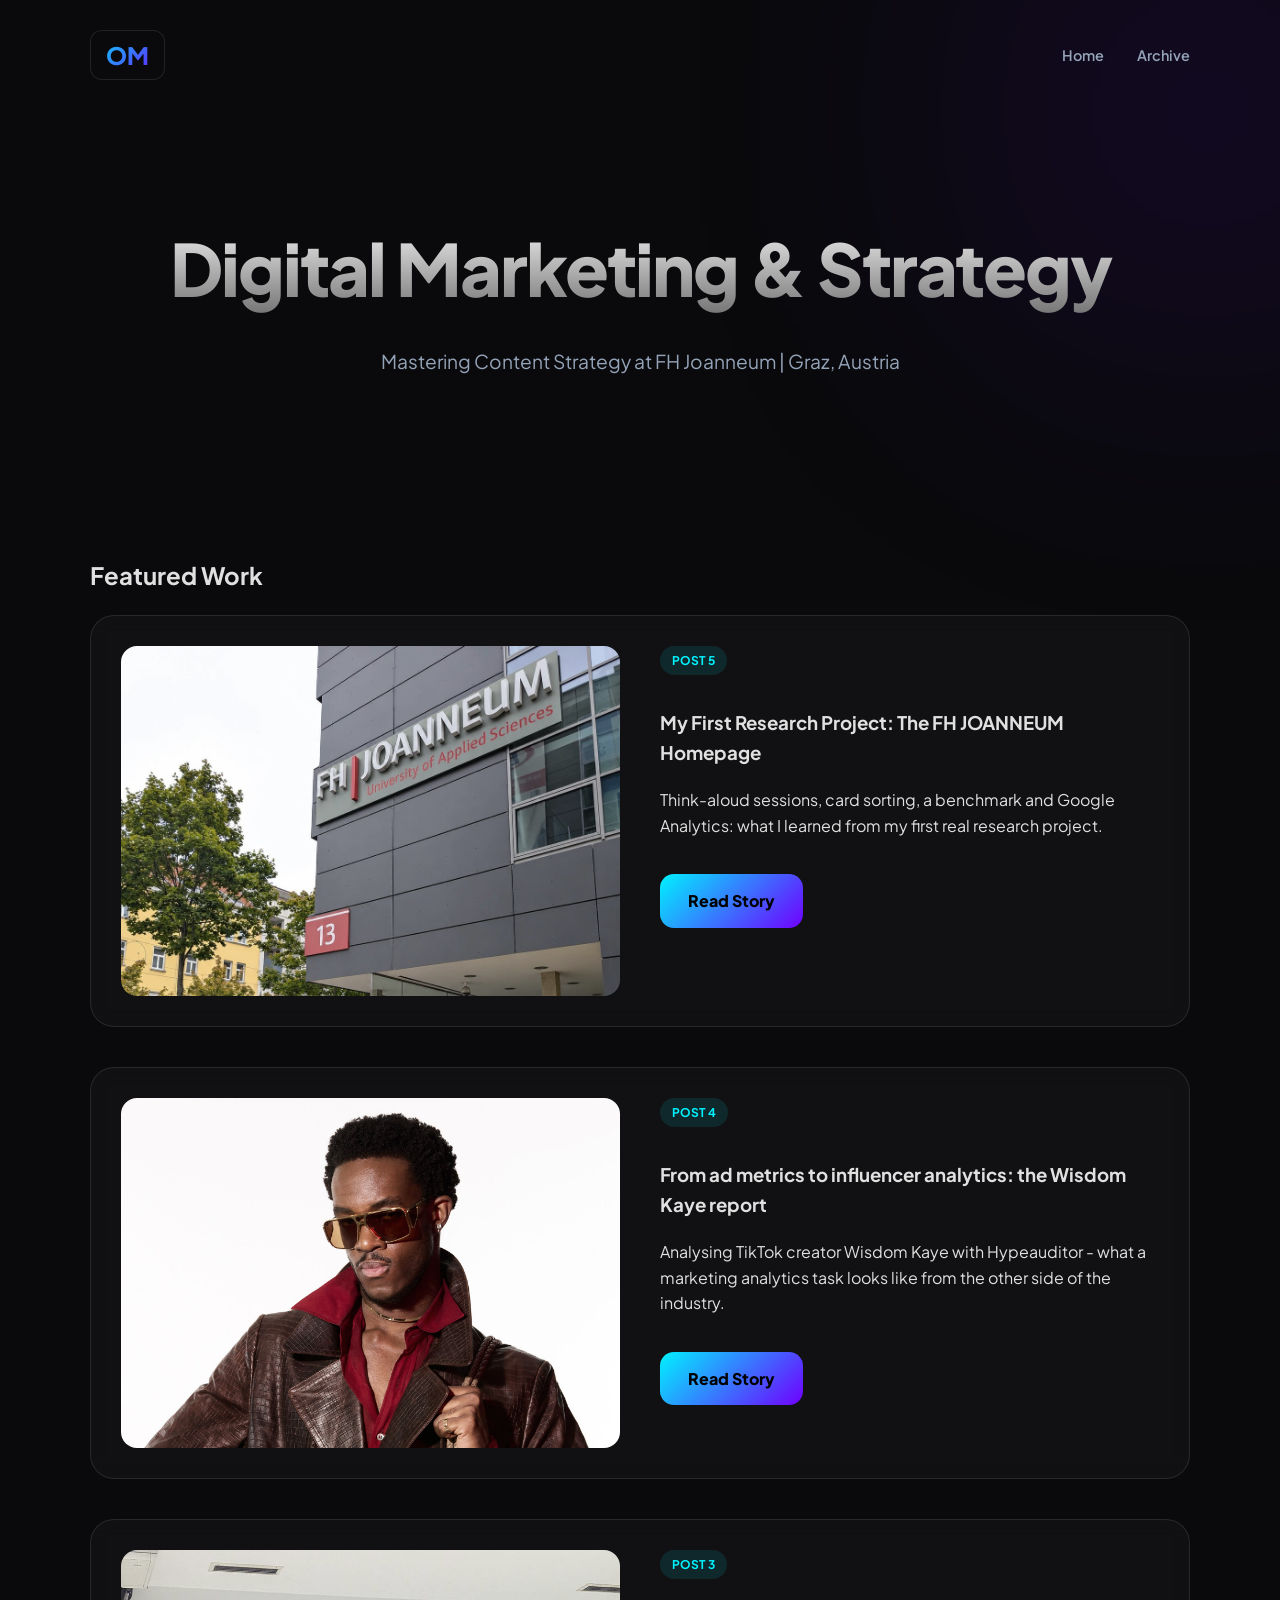
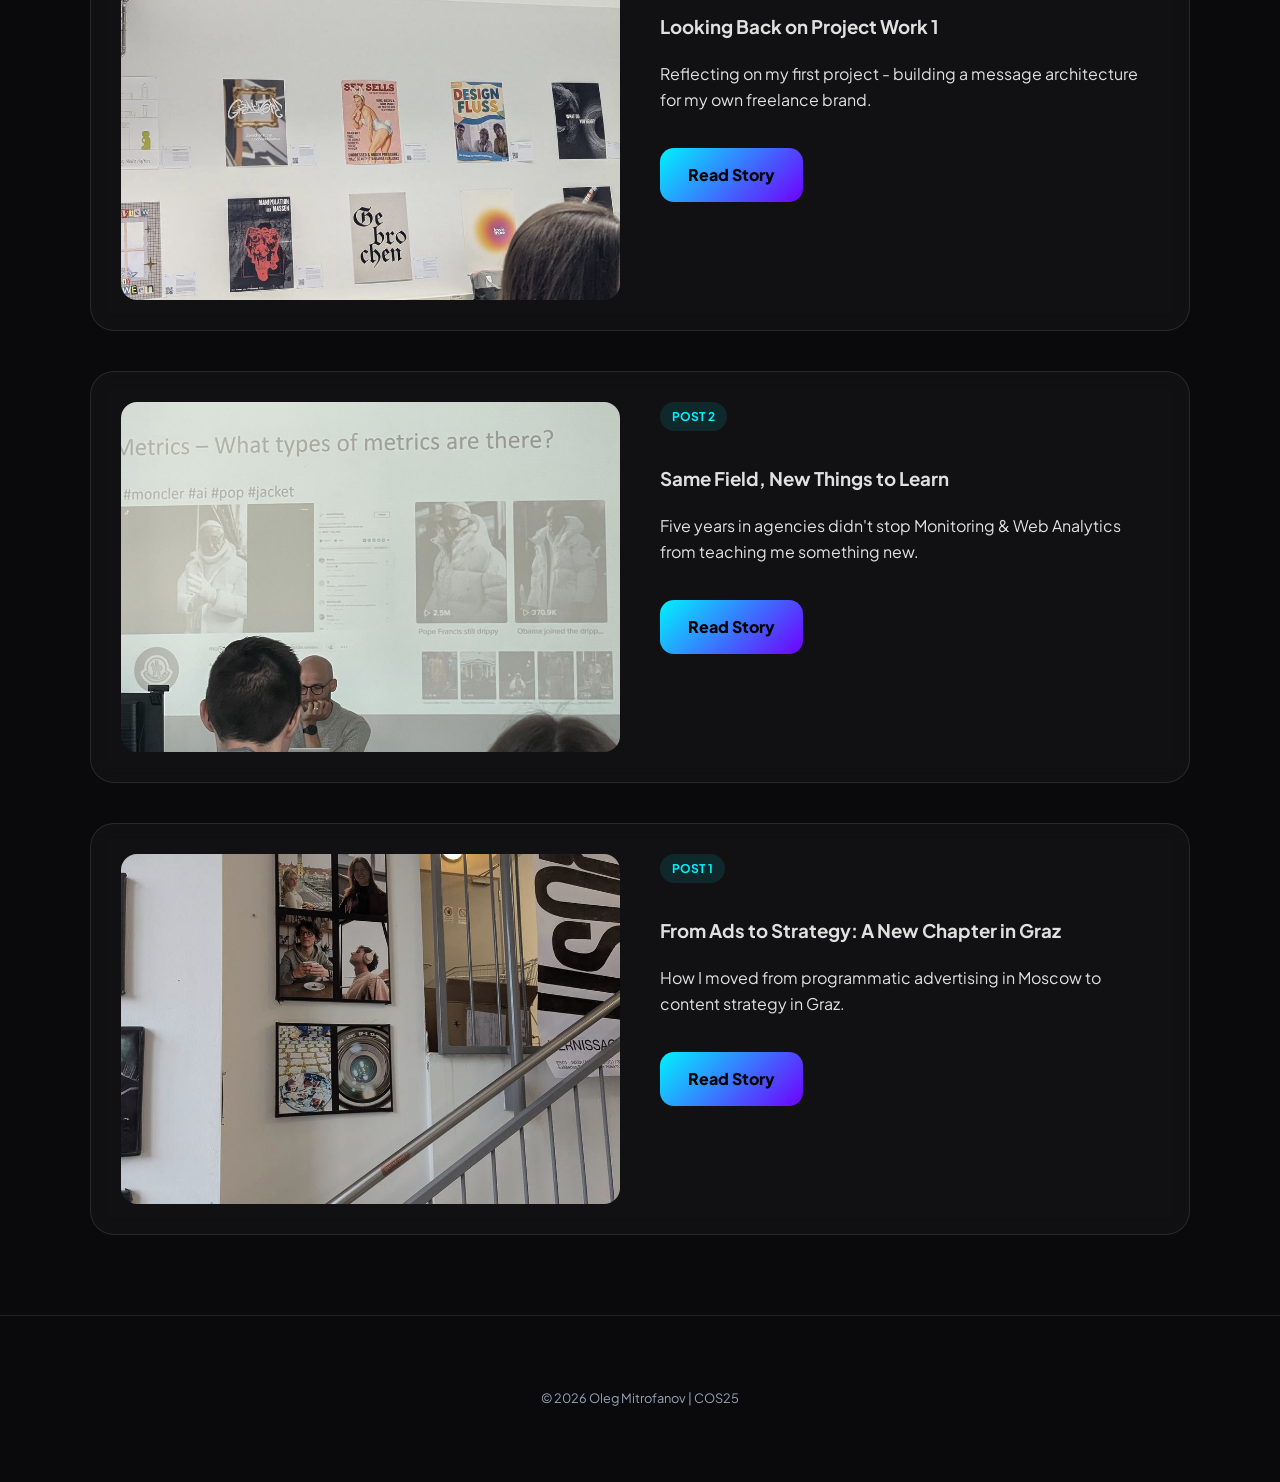
<file: index.html>
<!DOCTYPE html>
<html lang="en">
<head>
    <meta charset="UTF-8">
    <meta name="viewport" content="width=device-width, initial-scale=1.0">
    <title>Oleg Mitrofanov | Portfolio</title>
    <link rel="stylesheet" href="style.css">
</head>
<body>
    <nav>
        <div class="nav-content">
            <a href="index.html" class="logo">OM</a>
            <div class="links">
                <a href="index.html">Home</a>
                <a href="archive.html">Archive</a>
            </div>
        </div>
    </nav>
    <header class="hero">
        <h1>Digital Marketing & Strategy</h1>
        <p>Mastering Content Strategy at FH Joanneum | Graz, Austria</p>
    </header>
    <main>
        <h2>Featured Work</h2>

        <div class="post-card">
            <img src="photo8.jpg" alt="Entrance of the FH JOANNEUM building in Graz" class="card-img" style="object-position: center top;">
            <div class="card-content">
                <span class="tag">Post 5</span>
                <h3>My First Research Project: The FH JOANNEUM Homepage</h3>
                <p>Think-aloud sessions, card sorting, a benchmark and Google Analytics: what I learned from my first real research project.</p>
                <a href="post5.html" class="btn">Read Story</a>
            </div>
        </div>

        <div class="post-card">
            <img src="photo7.jpg" alt="Hypeauditor Account Health Score report for TikTok creator Wisdom Kaye" class="card-img">
            <div class="card-content">
                <span class="tag">Post 4</span>
                <h3>From ad metrics to influencer analytics: the Wisdom Kaye report</h3>
                <p>Analysing TikTok creator Wisdom Kaye with Hypeauditor - what a marketing analytics task looks like from the other side of the industry.</p>
                <a href="post4.html" class="btn">Read Story</a>
            </div>
        </div>

        <div class="post-card">
            <img src="photo3.jpg" alt="University Atmosphere" class="card-img">
            <div class="card-content">
                <span class="tag">Post 3</span>
                <h3>Looking Back on Project Work 1</h3>
                <p>Reflecting on my first project - building a message architecture for my own freelance brand.</p>
                <a href="post3.html" class="btn">Read Story</a>
            </div>
        </div>

        <div class="post-card">
            <img src="photo4.jpg" alt="Monitoring and Web Analytics lecture" class="card-img">
            <div class="card-content">
                <span class="tag">Post 2</span>
                <h3>Same Field, New Things to Learn</h3>
                <p>Five years in agencies didn't stop Monitoring & Web Analytics from teaching me something new.</p>
                <a href="post2.html" class="btn">Read Story</a>
            </div>
        </div>

        <div class="post-card">
            <img src="photo1.jpg" alt="Featured Project" class="card-img">
            <div class="card-content">
                <span class="tag">Post 1</span>
                <h3>From Ads to Strategy: A New Chapter in Graz</h3>
                <p>How I moved from programmatic advertising in Moscow to content strategy in Graz.</p>
                <a href="post1.html" class="btn">Read Story</a>
            </div>
        </div>
    </main>
    <footer><p>&copy; 2026 Oleg Mitrofanov | COS25</p></footer>
</body>
</html>
</file>
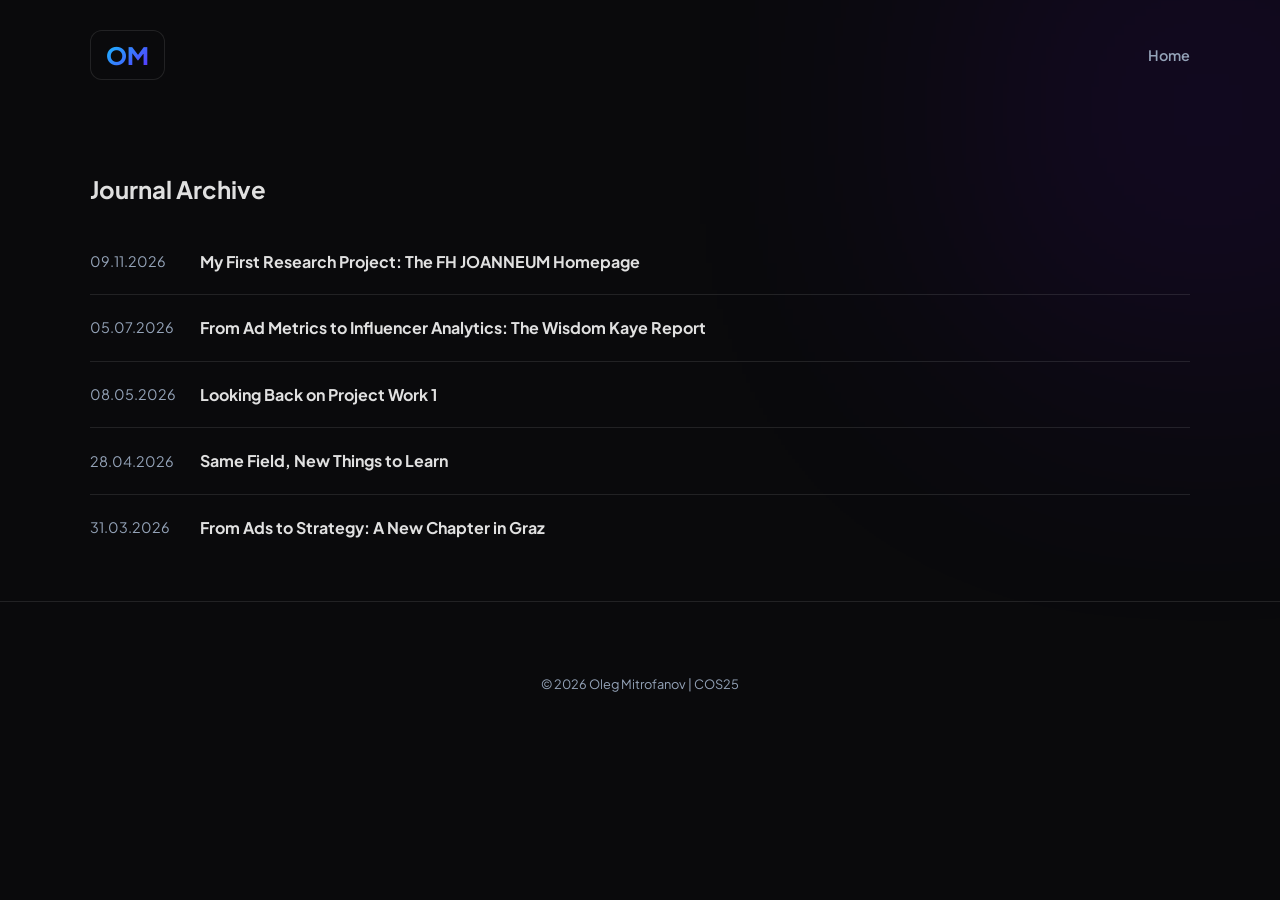
<file: archive.html>
<!DOCTYPE html>
<html lang="en">
<head>
    <meta charset="UTF-8">
    <title>Archive | Oleg Mitrofanov</title>
    <link rel="stylesheet" href="style.css">
</head>
<body>
    <nav>
        <div class="nav-content">
            <a href="index.html" class="logo">OM</a>
            <div class="links"><a href="index.html">Home</a></div>
        </div>
    </nav>
    <main>
        <h2>Journal Archive</h2>
        <ul class="archive-list">
            <li><span class="archive-date">09.11.2026</span><a href="post5.html">My First Research Project: The FH JOANNEUM Homepage</a></li>
            <li><span class="archive-date">05.07.2026</span><a href="post4.html">From Ad Metrics to Influencer Analytics: The Wisdom Kaye Report</a></li>
            <li><span class="archive-date">08.05.2026</span><a href="post3.html">Looking Back on Project Work 1</a></li>
            <li><span class="archive-date">28.04.2026</span><a href="post2.html">Same Field, New Things to Learn</a></li>
            <li><span class="archive-date">31.03.2026</span><a href="post1.html">From Ads to Strategy: A New Chapter in Graz</a></li>
        </ul>
    </main>
    <footer><p>&copy; 2026 Oleg Mitrofanov | COS25</p></footer>
</body>
</html>
</file>
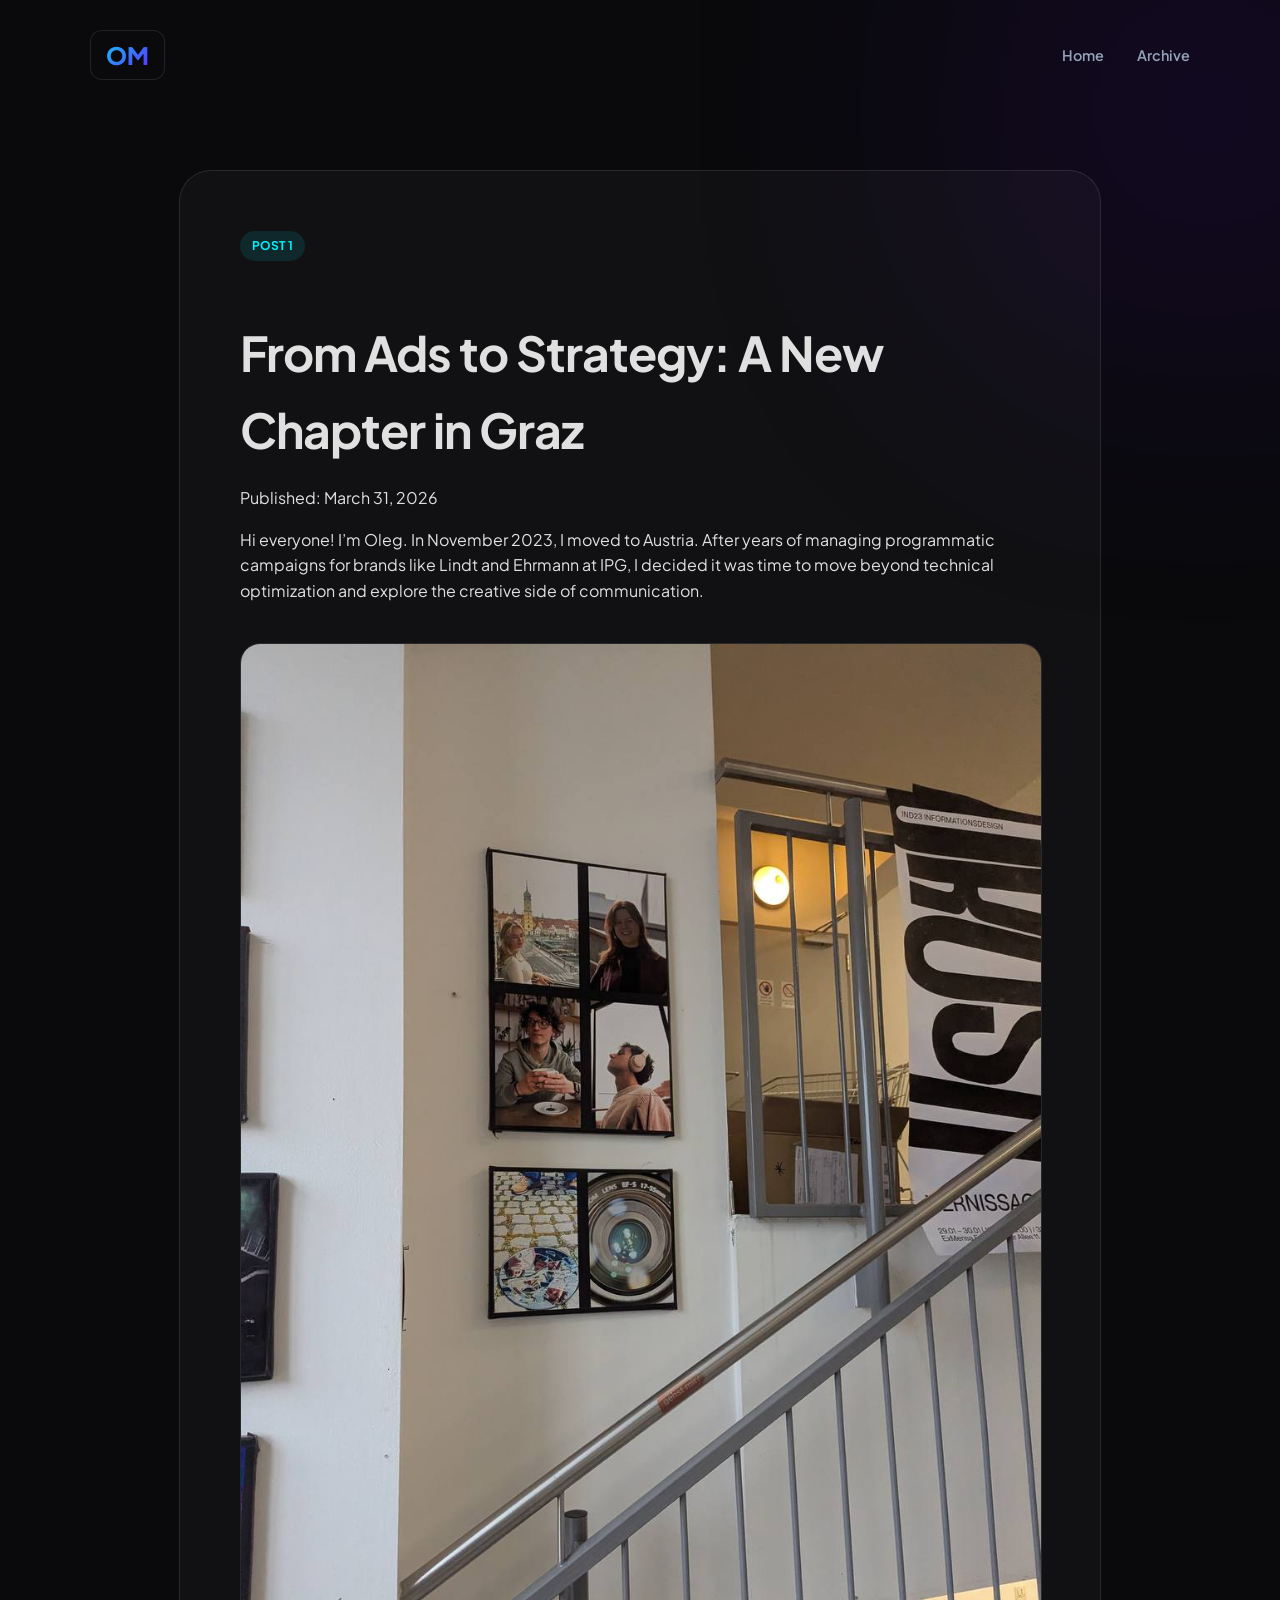
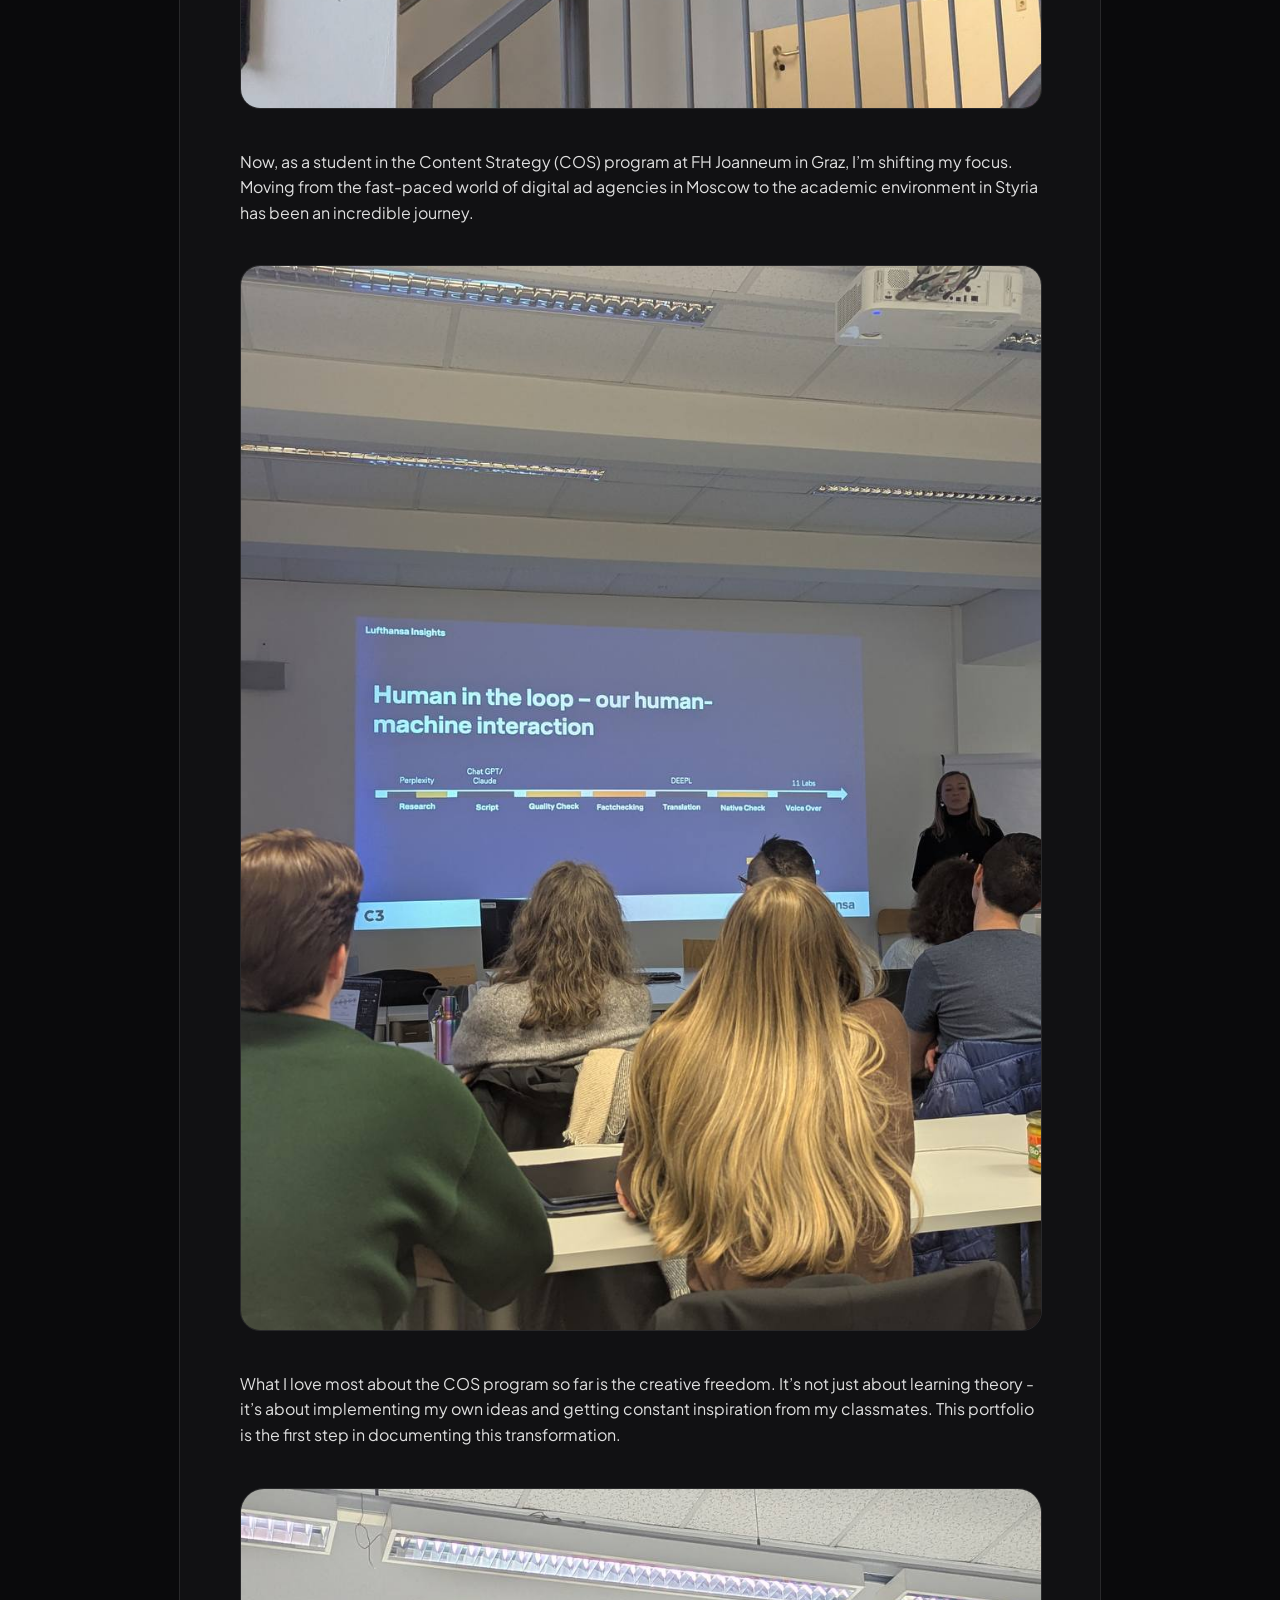
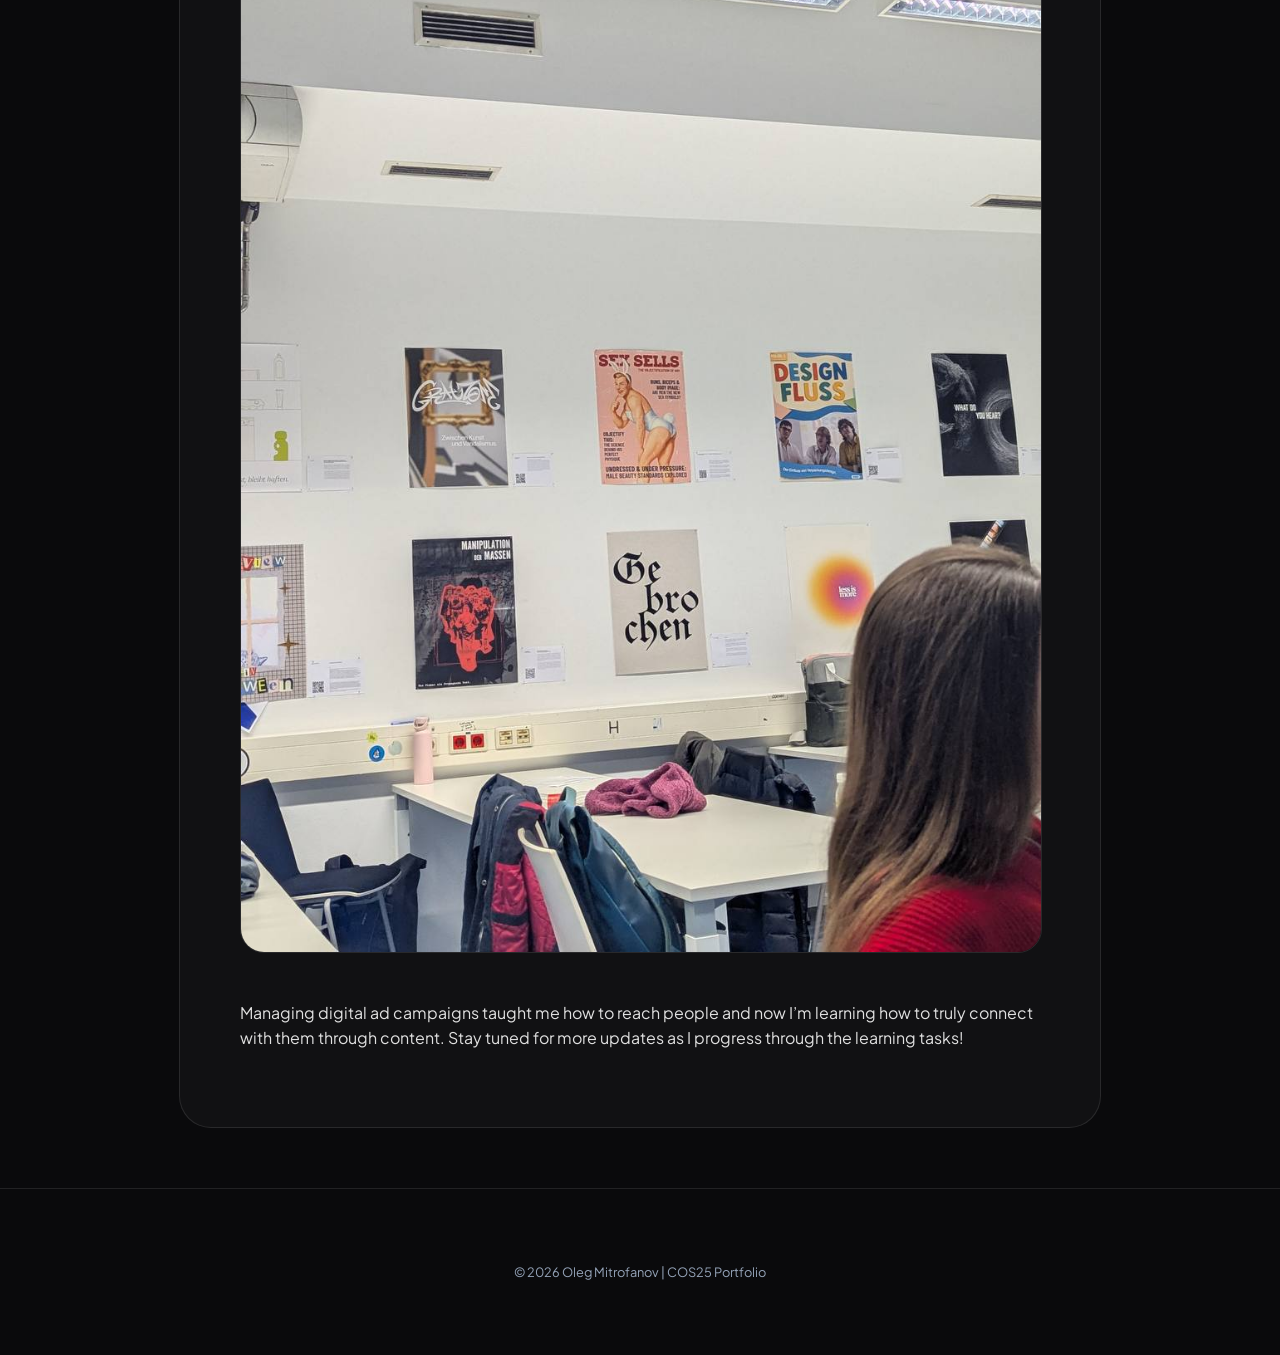
<file: post1.html>
<!DOCTYPE html>
<html lang="en">
<head>
    <meta charset="UTF-8">
    <meta name="viewport" content="width=device-width, initial-scale=1.0">
    <title>A New Chapter | Oleg Mitrofanov</title>
    <link rel="stylesheet" href="style.css">
</head>
<body>
    <nav>
        <div class="nav-content">
            <a href="index.html" class="logo">OM</a>
            <div class="links">
                <a href="index.html">Home</a>
                <a href="archive.html">Archive</a>
            </div>
        </div>
    </nav>

    <article class="single-post">
        <header class="post-header">
            <span class="tag">Post 1</span>
            <h1>From Ads to Strategy: A New Chapter in Graz</h1>
            <p class="meta">Published: March 31, 2026</p>
        </header>

        <div class="content">
            <p>Hi everyone! I’m Oleg. In November 2023, I moved to Austria. After years of managing programmatic campaigns for brands like Lindt and Ehrmann at IPG, I decided it was time to move beyond technical optimization and explore the creative side of communication.</p>
            
            <div class="post-gallery" style="grid-template-columns: 1fr;">
                <img src="photo1.jpg" alt="Creative Exhibition at FH Joanneum">
            </div>

            <p>Now, as a student in the Content Strategy (COS) program at FH Joanneum in Graz, I’m shifting my focus. Moving from the fast-paced world of digital ad agencies in Moscow to the academic environment in Styria has been an incredible journey.</p>
            
            <div class="post-gallery" style="grid-template-columns: 1fr;">
                <img src="photo2.jpg" alt="Presentation about Human-Machine Interaction">
            </div>

            <p>What I love most about the COS program so far is the creative freedom. It’s not just about learning theory - it’s about implementing my own ideas and getting constant inspiration from my classmates. This portfolio is the first step in documenting this transformation.</p>
            
            <div style="margin: 40px 0;">
                <img src="photo3.jpg" alt="University Atmosphere" style="width: 100%; border-radius: 24px; border: 1px solid rgba(255,255,255,0.1);">
            </div>

            <p>Managing digital ad campaigns taught me how to reach people and now I’m learning how to truly connect with them through content. 
                Stay tuned for more updates as I progress through the learning tasks!</p>
        </div>
    </article>

    <footer><p>&copy; 2026 Oleg Mitrofanov | COS25 Portfolio</p></footer>
</body>
</html>
</file>
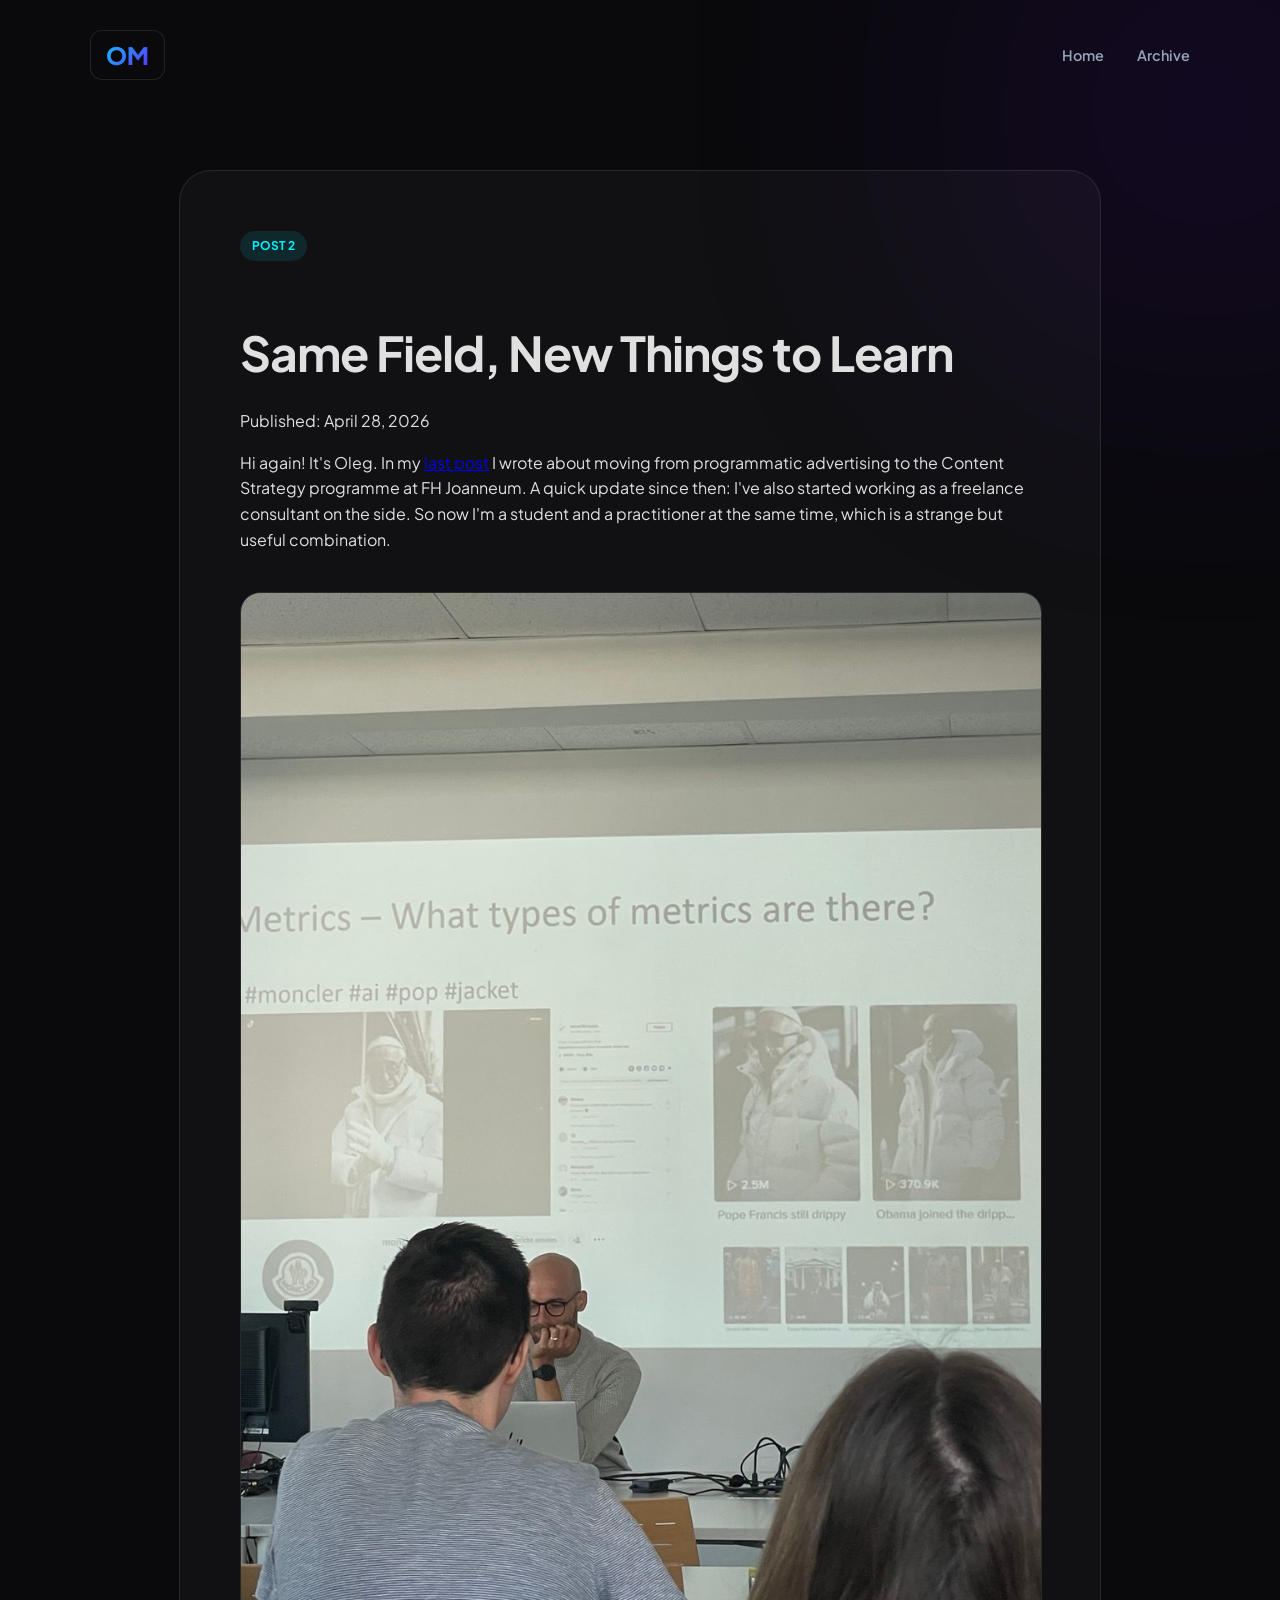
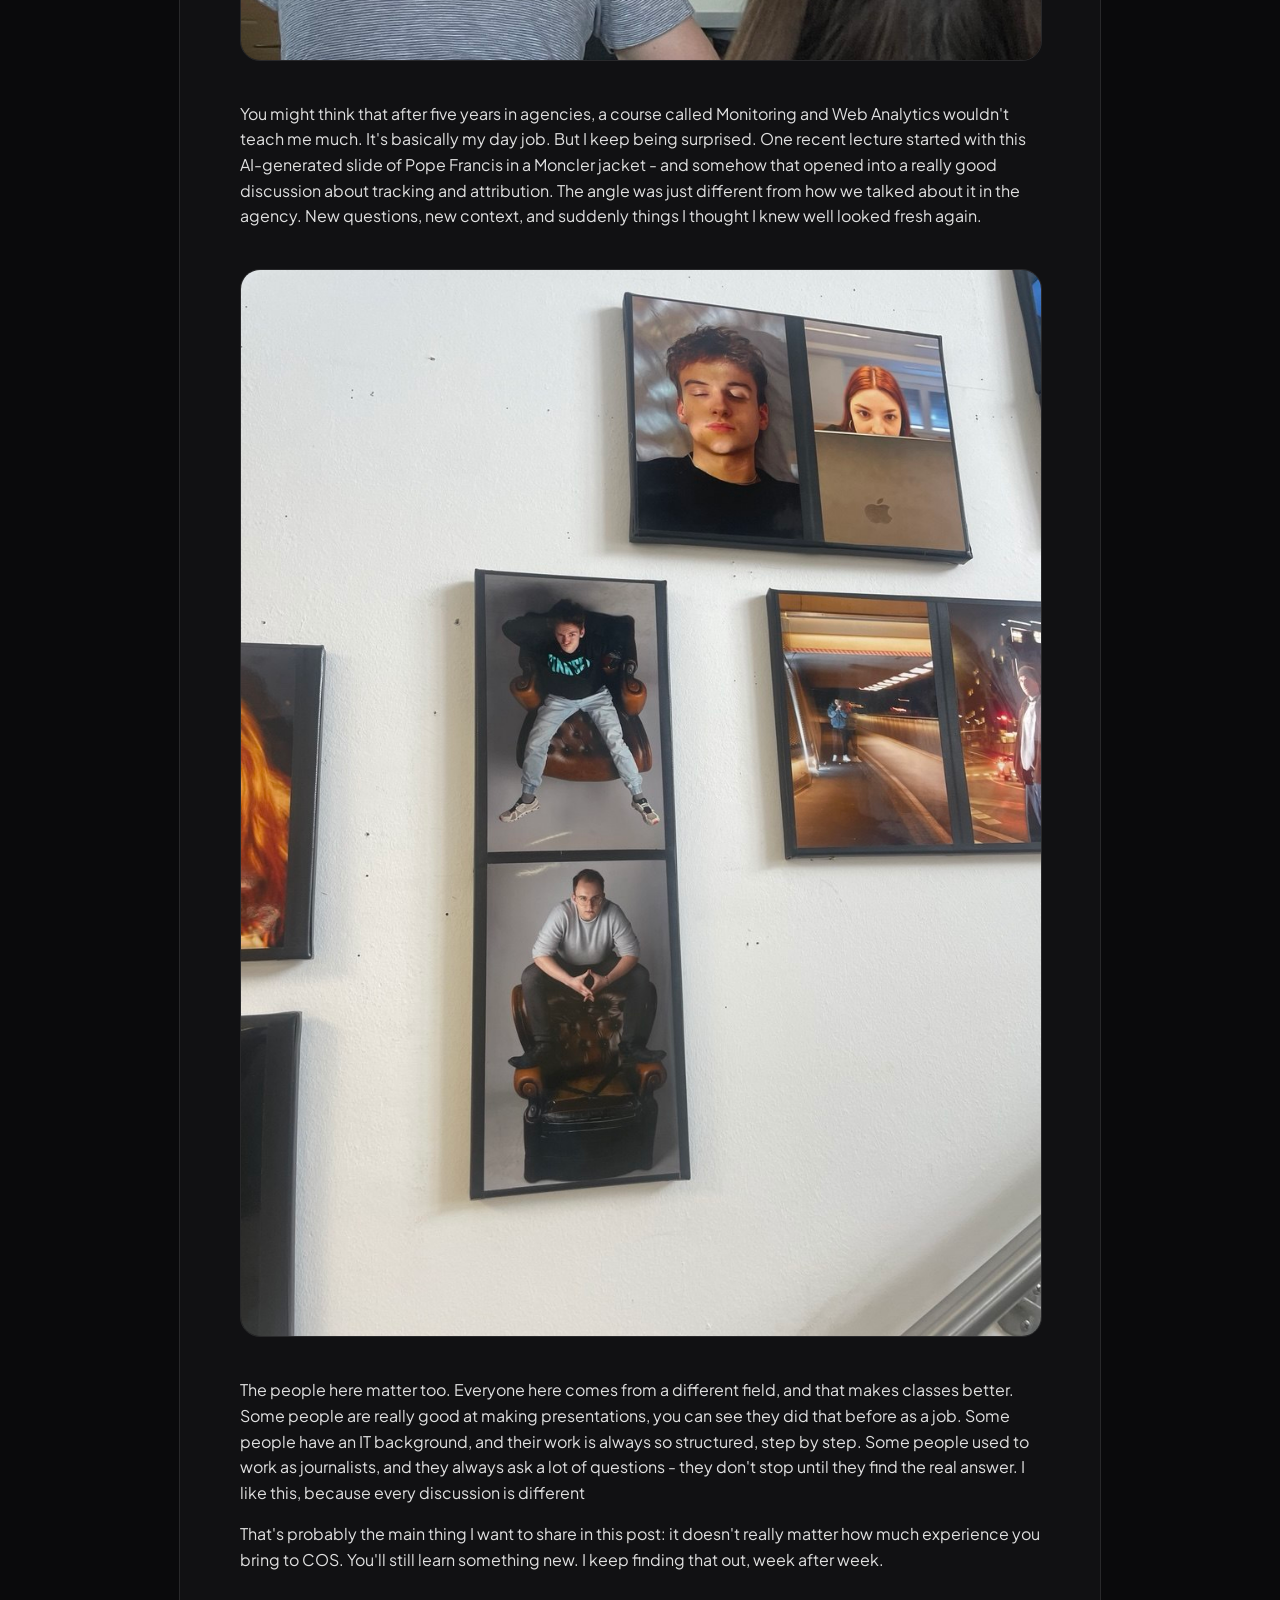
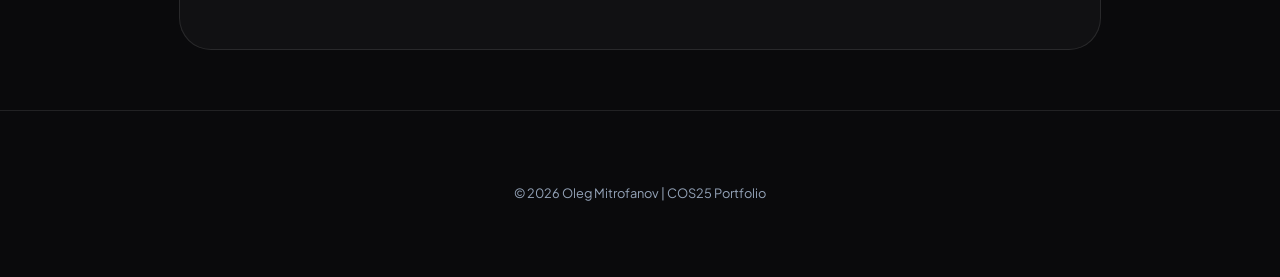
<file: post2.html>
<!DOCTYPE html>
<html lang="en">
<head>
    <meta charset="UTF-8">
    <meta name="viewport" content="width=device-width, initial-scale=1.0">
    <title>Same Field, New Things to Learn | Oleg Mitrofanov</title>
    <link rel="stylesheet" href="style.css">
</head>
<body>
    <nav>
        <div class="nav-content">
            <a href="index.html" class="logo">OM</a>
            <div class="links">
                <a href="index.html">Home</a>
                <a href="archive.html">Archive</a>
            </div>
        </div>
    </nav>
    <article class="single-post">
        <header class="post-header">
            <span class="tag">Post 2</span>
            <h1>Same Field, New Things to Learn</h1>
            <p class="meta">Published: April 28, 2026</p>
        </header>
        <div class="content">
            <p>Hi again! It's Oleg. In my <a href="post1.html">last post</a> I wrote about moving from programmatic advertising to the Content Strategy programme at FH Joanneum. A quick update since then: I've also started working as a freelance consultant on the side. So now I'm a student and a practitioner at the same time, which is a strange but useful combination.</p>
            
            <div class="post-gallery" style="grid-template-columns: 1fr;">
                <img src="photo4.jpg" alt="Pope Francis still drippy slide from Monitoring and Web Analytics lecture">
            </div>
            <p>You might think that after five years in agencies, a course called Monitoring and Web Analytics wouldn't teach me much. It's basically my day job. But I keep being surprised. One recent lecture started with this AI-generated slide of Pope Francis in a Moncler jacket - and somehow that opened into a really good discussion about tracking and attribution. The angle was just different from how we talked about it in the agency. New questions, new context, and suddenly things I thought I knew well looked fresh again.</p>
            
            <div class="post-gallery" style="grid-template-columns: 1fr;">
                <img src="photo5.jpg" alt="Wall of student portraits in the FH Joanneum corridor">
            </div>
            <p>The people here matter too. Everyone here comes from a different field, and that makes classes better. Some people are really good at making presentations, you can see they did that before as a job. Some people have an IT background, and their work is always so structured, step by step. Some people used to work as journalists, and they always ask a lot of questions - they don't stop until they find the real answer. I like this, because every discussion is different</p>
            
            <p>That's probably the main thing I want to share in this post: it doesn't really matter how much experience you bring to COS. You'll still learn something new. I keep finding that out, week after week.</p>
        </div>
    </article>
    <footer><p>&copy; 2026 Oleg Mitrofanov | COS25 Portfolio</p></footer>
</body>
</html>
</file>
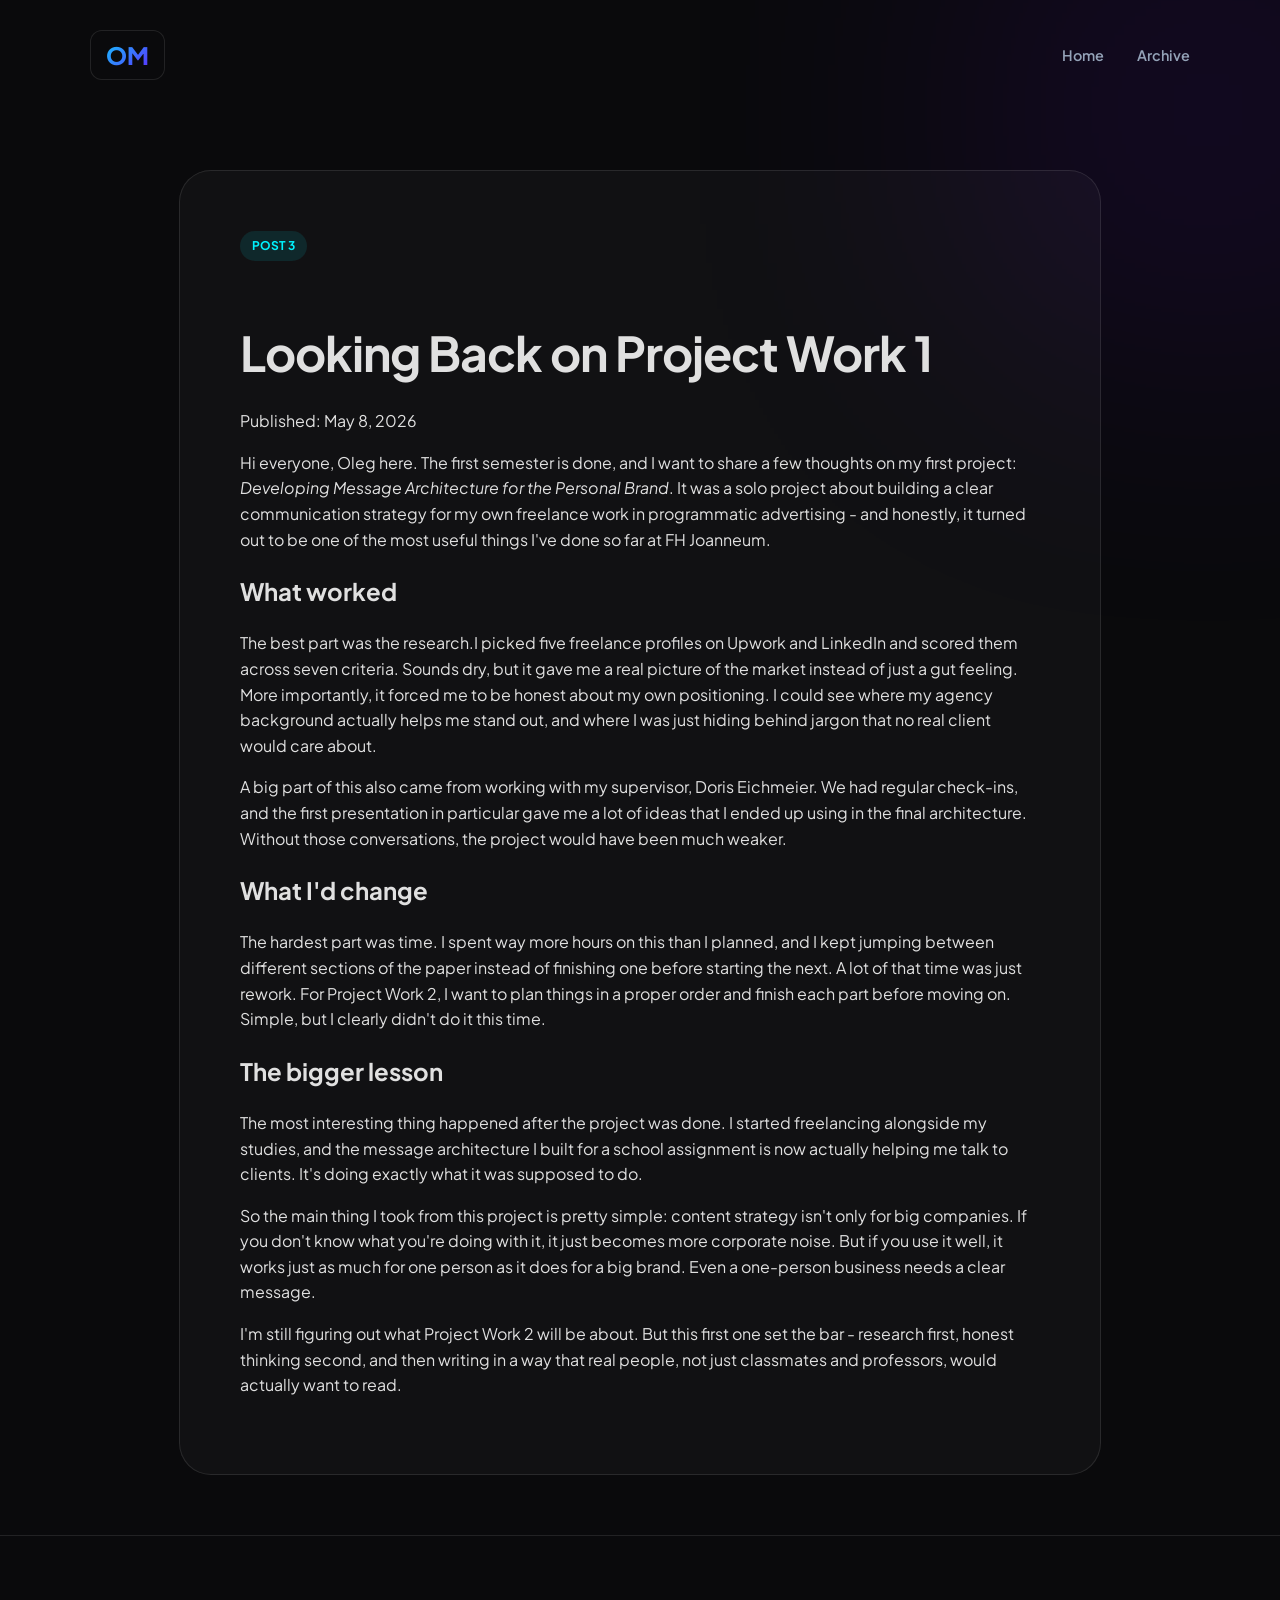
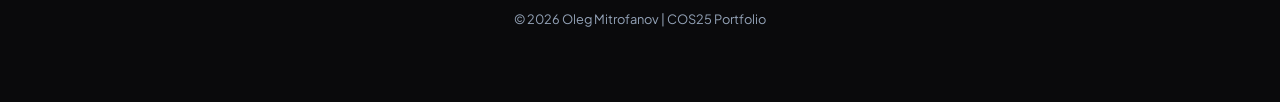
<file: post3.html>
<!DOCTYPE html>
<html lang="en">
<head>
    <meta charset="UTF-8">
    <meta name="viewport" content="width=device-width, initial-scale=1.0">
    <title>Looking Back on Project Work 1 | Oleg Mitrofanov</title>
    <link rel="stylesheet" href="style.css">
</head>
<body>
    <nav>
        <div class="nav-content">
            <a href="index.html" class="logo">OM</a>
            <div class="links">
                <a href="index.html">Home</a>
                <a href="archive.html">Archive</a>
            </div>
        </div>
    </nav>
    <article class="single-post">
        <header class="post-header">
            <span class="tag">Post 3</span>
            <h1>Looking Back on Project Work 1</h1>
            <p class="meta">Published: May 8, 2026</p>
        </header>
        <div class="content">
            <p>Hi everyone, Oleg here. The first semester is done, and I want to share a few thoughts on my first project: <em>Developing Message Architecture for the Personal Brand</em>. It was a solo project about building a clear communication strategy for my own freelance work in programmatic advertising - and honestly, it turned out to be one of the most useful things I've done so far at FH Joanneum.</p>

            <h2>What worked</h2>
            <p>The best part was the research.I picked five freelance profiles on Upwork and LinkedIn and scored them across seven criteria. Sounds dry, but it gave me a real picture of the market instead of just a gut feeling. More importantly, it forced me to be honest about my own positioning. I could see where my agency background actually helps me stand out, and where I was just hiding behind jargon that no real client would care about.</p>

            <p>A big part of this also came from working with my supervisor, Doris Eichmeier. We had regular check-ins, and the first presentation in particular gave me a lot of ideas that I ended up using in the final architecture. Without those conversations, the project would have been much weaker.</p>

            <h2>What I'd change</h2>
            <p>The hardest part was time. I spent way more hours on this than I planned, and I kept jumping between different sections of the paper instead of finishing one before starting the next. A lot of that time was just rework. For Project Work 2, I want to plan things in a proper order and finish each part before moving on. Simple, but I clearly didn't do it this time.</p>

            <h2>The bigger lesson</h2>
            <p>The most interesting thing happened after the project was done. I started freelancing alongside my studies, and the message architecture I built for a school assignment is now actually helping me talk to clients. It's doing exactly what it was supposed to do.</p>

            <p>So the main thing I took from this project is pretty simple: content strategy isn't only for big companies. If you don't know what you're doing with it, it just becomes more corporate noise. But if you use it well, it works just as much for one person as it does for a big brand. Even a one-person business needs a clear message.</p>

            <p>I'm still figuring out what Project Work 2 will be about. But this first one set the bar - research first, honest thinking second, and then writing in a way that real people, not just classmates and professors, would actually want to read.</p>
        </div>
    </article>
    <footer><p>&copy; 2026 Oleg Mitrofanov | COS25 Portfolio</p></footer>
</body>
</html>
</file>
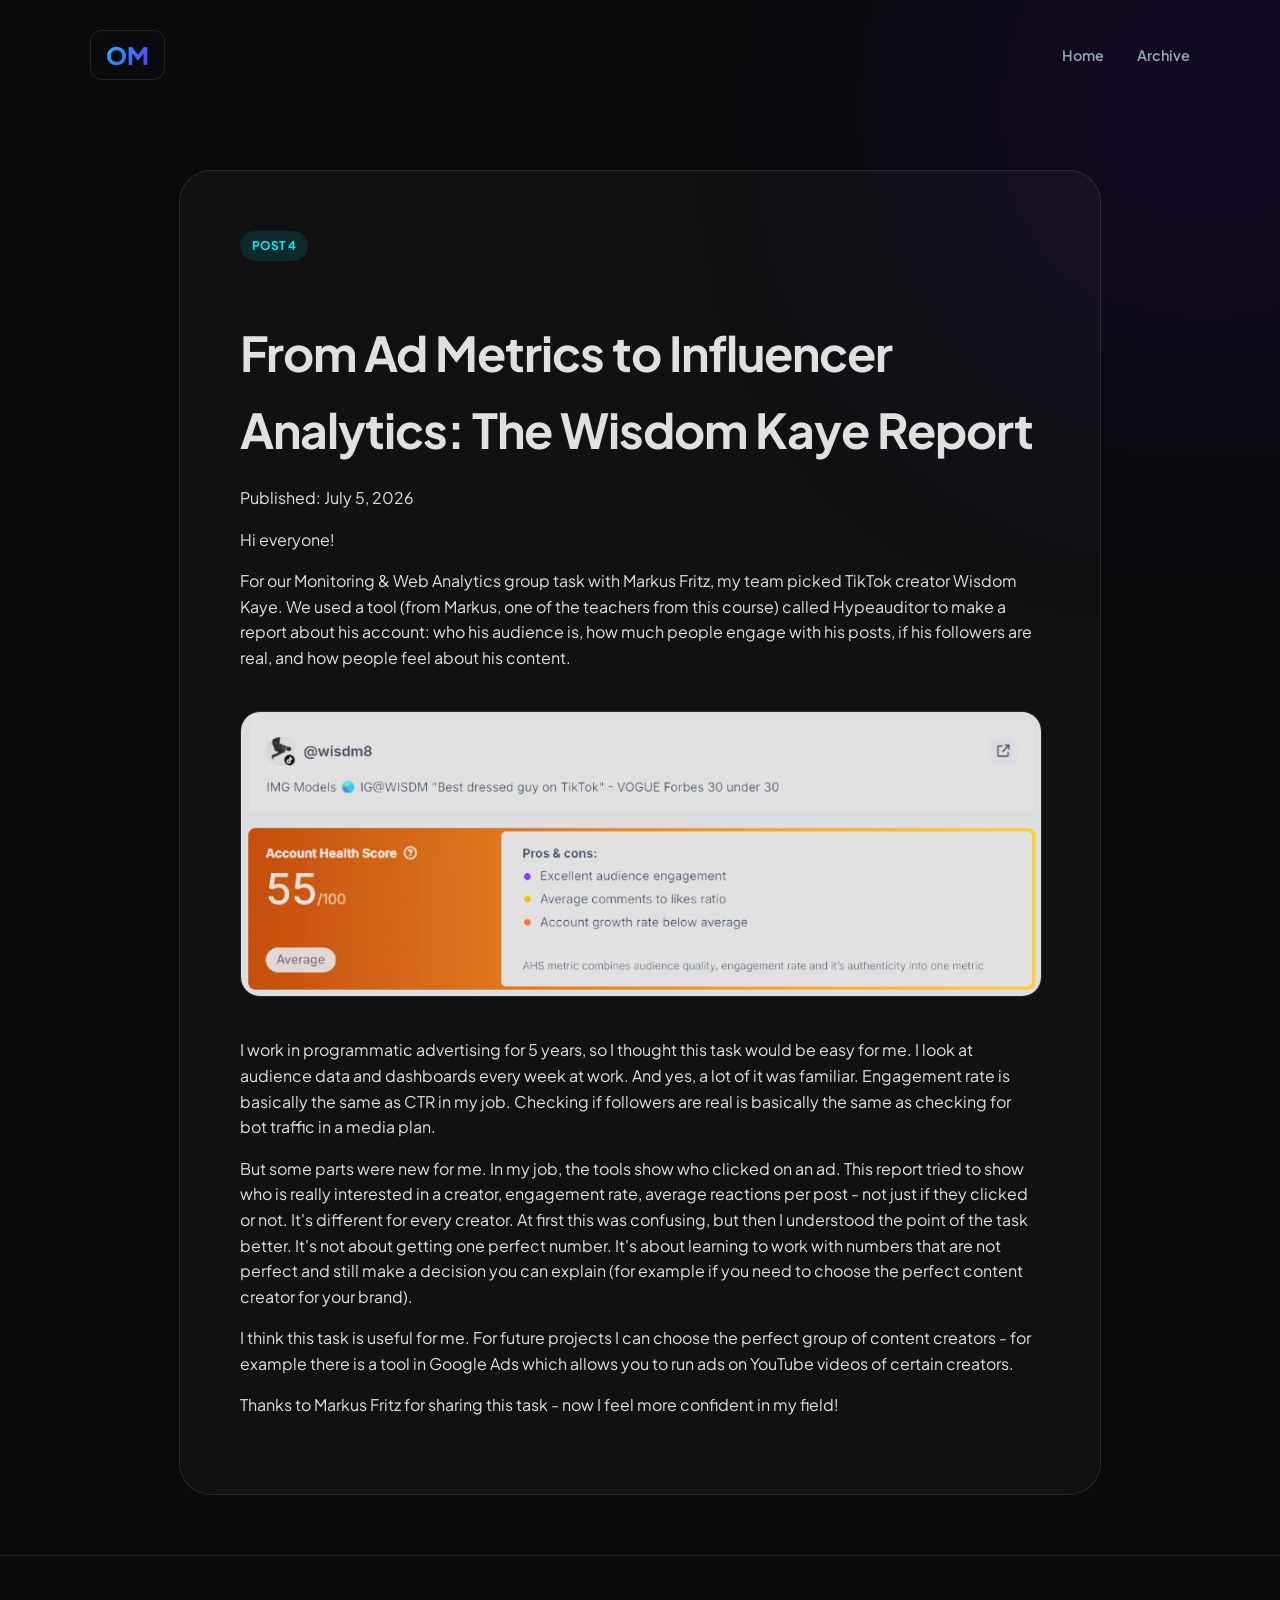
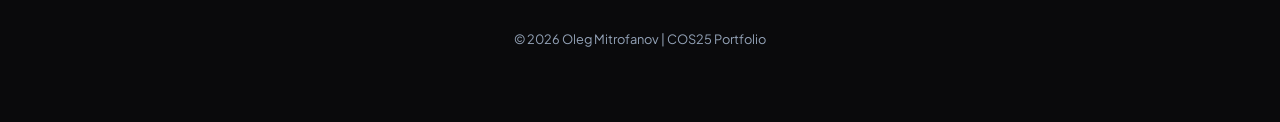
<file: post4.html>
<!DOCTYPE html>
<html lang="en">
<head>
    <meta charset="UTF-8">
    <meta name="viewport" content="width=device-width, initial-scale=1.0">
    <title>From Ad Metrics to Influencer Analytics: The Wisdom Kaye Report | Oleg Mitrofanov</title>
    <link rel="stylesheet" href="style.css">
</head>
<body>
    <nav>
        <div class="nav-content">
            <a href="index.html" class="logo">OM</a>
            <div class="links">
                <a href="index.html">Home</a>
                <a href="archive.html">Archive</a>
            </div>
        </div>
    </nav>
    <article class="single-post">
        <header class="post-header">
            <span class="tag">Post 4</span>
            <h1>From Ad Metrics to Influencer Analytics: The Wisdom Kaye Report</h1>
            <p class="meta">Published: July 5, 2026</p>
        </header>
        <div class="content">
            <p>Hi everyone!</p>

            <p>For our Monitoring &amp; Web Analytics group task with Markus Fritz, my team picked TikTok creator Wisdom Kaye. We used a tool (from Markus, one of the teachers from this course) called Hypeauditor to make a report about his account: who his audience is, how much people engage with his posts, if his followers are real, and how people feel about his content.</p>

            <div class="post-gallery" style="grid-template-columns: 1fr;">
                <img src="photo6.jpg" alt="Hypeauditor Account Health Score report for TikTok creator Wisdom Kaye (@wisdm8)">
            </div>

            <p>I work in programmatic advertising for 5 years, so I thought this task would be easy for me. I look at audience data and dashboards every week at work. And yes, a lot of it was familiar. Engagement rate is basically the same as CTR in my job. Checking if followers are real is basically the same as checking for bot traffic in a media plan.</p>

            <p>But some parts were new for me. In my job, the tools show who clicked on an ad. This report tried to show who is really interested in a creator, engagement rate, average reactions per post - not just if they clicked or not. It's different for every creator. At first this was confusing, but then I understood the point of the task better. It's not about getting one perfect number. It's about learning to work with numbers that are not perfect and still make a decision you can explain (for example if you need to choose the perfect content creator for your brand).</p>

            <p>I think this task is useful for me. For future projects I can choose the perfect group of content creators - for example there is a tool in Google Ads which allows you to run ads on YouTube videos of certain creators.</p>

            <p>Thanks to Markus Fritz for sharing this task - now I feel more confident in my field!</p>
        </div>
    </article>
    <footer><p>&copy; 2026 Oleg Mitrofanov | COS25 Portfolio</p></footer>
</body>
</html>
</file>
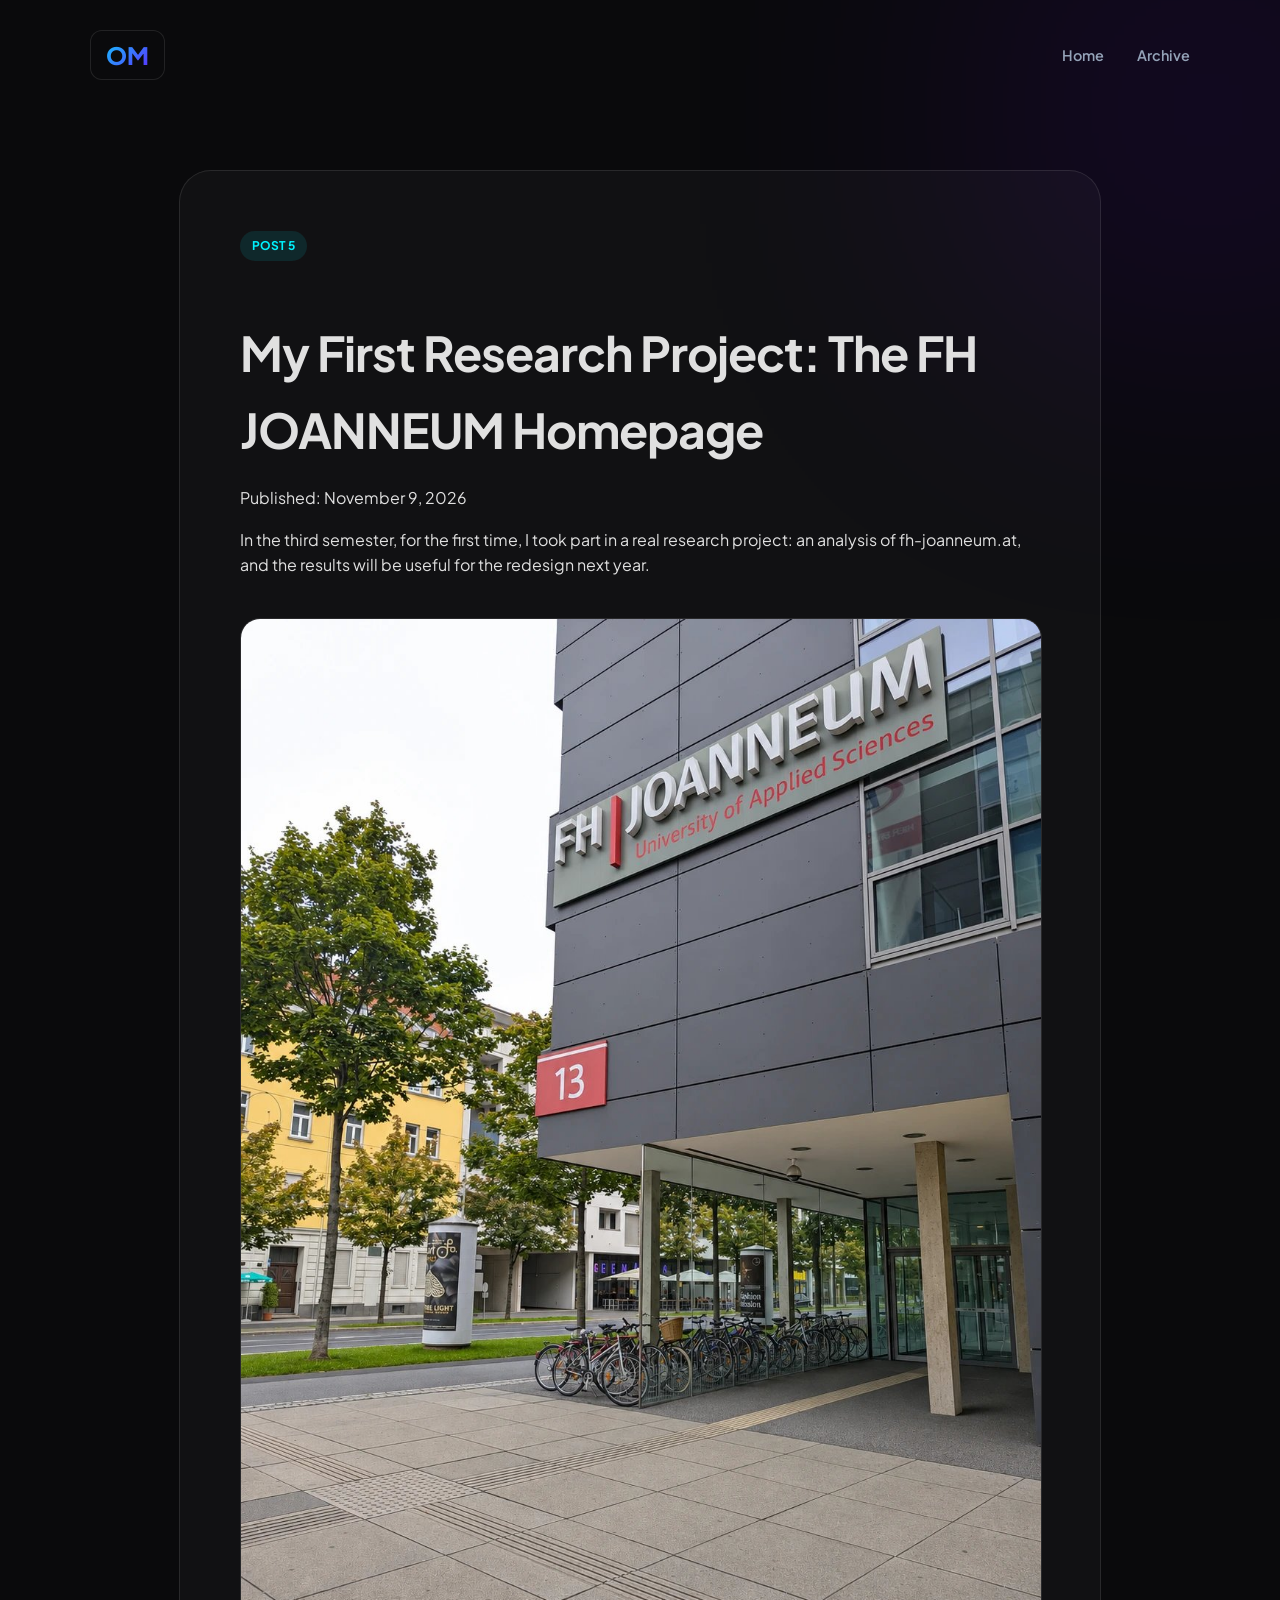
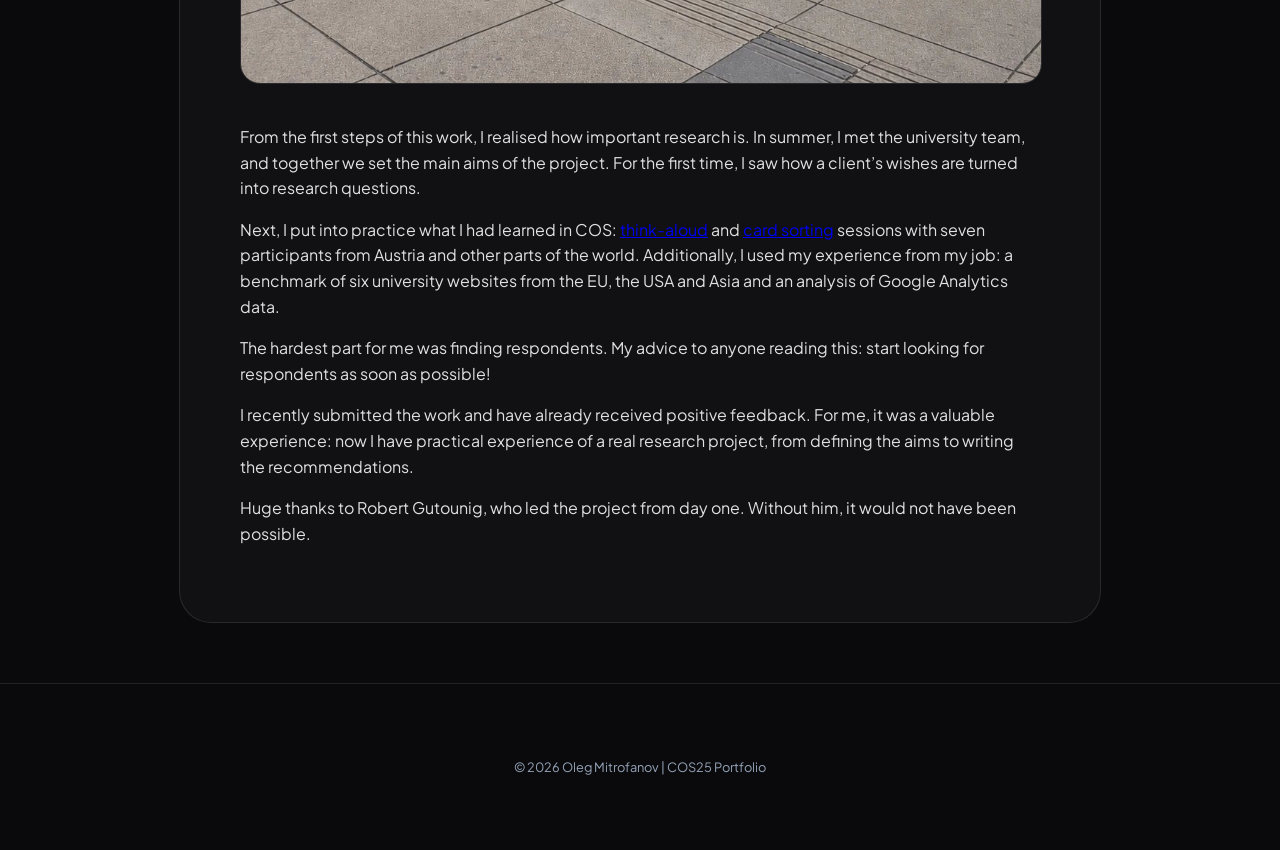
<file: post5.html>
<!DOCTYPE html>
<html lang="en">
<head>
    <meta charset="UTF-8">
    <meta name="viewport" content="width=device-width, initial-scale=1.0">
    <title>My First Research Project: The FH JOANNEUM Homepage | Oleg Mitrofanov</title>
    <link rel="stylesheet" href="style.css">
</head>
<body>
    <nav>
        <div class="nav-content">
            <a href="index.html" class="logo">OM</a>
            <div class="links">
                <a href="index.html">Home</a>
                <a href="archive.html">Archive</a>
            </div>
        </div>
    </nav>
    <article class="single-post">
        <header class="post-header">
            <span class="tag">Post 5</span>
            <h1>My First Research Project: The FH JOANNEUM Homepage</h1>
            <p class="meta">Published: November 9, 2026</p>
        </header>
        <div class="content">
            <p>In the third semester, for the first time, I took part in a real research project: an analysis of fh-joanneum.at, and the results will be useful for the redesign next year.</p>

            <div class="post-gallery" style="grid-template-columns: 1fr;">
                <img src="photo8.jpg" alt="Entrance of the FH JOANNEUM building in Graz">
            </div>

            <p>From the first steps of this work, I realised how important research is. In summer, I met the university team, and together we set the main aims of the project. For the first time, I saw how a client’s wishes are turned into research questions.</p>

            <p>Next, I put into practice what I had learned in COS: <a href="https://www.nngroup.com/articles/thinking-aloud-the-1-usability-tool/">think-aloud</a> and <a href="https://www.nngroup.com/articles/card-sorting-definition/">card sorting</a> sessions with seven participants from Austria and other parts of the world. Additionally, I used my experience from my job: a benchmark of six university websites from the EU, the USA and Asia and an analysis of Google Analytics data.</p>

            <p>The hardest part for me was finding respondents. My advice to anyone reading this: start looking for respondents as soon as possible!</p>

            <p>I recently submitted the work and have already received positive feedback. For me, it was a valuable experience: now I have practical experience of a real research project, from defining the aims to writing the recommendations.</p>

            <p>Huge thanks to Robert Gutounig, who led the project from day one. Without him, it would not have been possible.</p>
        </div>
    </article>
    <footer><p>&copy; 2026 Oleg Mitrofanov | COS25 Portfolio</p></footer>
</body>
</html>
</file>
<file: style.css>
@import url('https://fonts.googleapis.com/css2?family=Plus+Jakarta+Sans:wght@400;700;800&display=swap');

:root {
    --bg-dark: #0a0a0c;
    --card-bg: rgba(255, 255, 255, 0.03);
    --accent-primary: #00f2fe; /* Цифровой голубой */
    --accent-secondary: #7000ff; /* Неоновый фиолетовый */
    --text-main: #e0e0e0;
    --text-dim: #94a3b8;
    --glass-border: rgba(255, 255, 255, 0.1);
    --grad: linear-gradient(135deg, var(--accent-primary), var(--accent-secondary));
}

body {
    font-family: 'Plus Jakarta Sans', sans-serif;
    background-color: var(--bg-dark);
    color: var(--text-main);
    margin: 0;
    line-height: 1.6;
    overflow-x: hidden;
}

/* ФОНОВЫЙ ЭФФЕКТ СВЕЧЕНИЯ */
body::before {
    content: '';
    position: fixed;
    top: -10%;
    right: -10%;
    width: 400px;
    height: 400px;
    background: var(--accent-secondary);
    filter: blur(150px);
    opacity: 0.15;
    z-index: -1;
}

.nav-content {
    max-width: 1100px;
    margin: 0 auto;
    padding: 30px 20px;
    display: flex;
    justify-content: space-between;
    align-items: center;
}

.logo {
    font-weight: 800;
    font-size: 1.5rem;
    text-decoration: none;
    color: #fff;
    background: var(--grad);
    -webkit-background-clip: text;
    -webkit-text-fill-color: transparent;
    border: 1px solid var(--glass-border);
    padding: 5px 15px;
    border-radius: 12px;
}

.links a {
    margin-left: 30px;
    text-decoration: none;
    color: var(--text-dim);
    font-weight: 600;
    font-size: 0.9rem;
    transition: 0.3s;
}

.links a:hover { color: var(--accent-primary); }

/* HERO SECTION */
.hero {
    padding: 100px 20px;
    text-align: center;
    position: relative;
}

.hero h1 {
    font-size: clamp(2.5rem, 8vw, 4.5rem);
    font-weight: 800;
    margin: 0;
    letter-spacing: -2px;
    background: linear-gradient(to bottom, #fff, #666);
    -webkit-background-clip: text;
    -webkit-text-fill-color: transparent;
}

.hero p {
    color: var(--text-dim);
    font-size: 1.2rem;
    max-width: 600px;
    margin: 20px auto;
}

/* КАРТОЧКИ */
main { max-width: 1100px; margin: 0 auto; padding: 40px 20px; }

.post-card {
    display: grid;
    grid-template-columns: 1fr 1fr;
    gap: 40px;
    background: var(--card-bg);
    border: 1px solid var(--glass-border);
    backdrop-filter: blur(10px);
    padding: 30px;
    border-radius: 24px;
    transition: 0.4s;
    margin-bottom: 40px;
}

.post-card:hover {
    border-color: var(--accent-primary);
    transform: translateY(-10px);
    box-shadow: 0 20px 40px rgba(0, 242, 254, 0.1);
}

.card-img {
    width: 100%;
    height: 350px;
    object-fit: cover;
    border-radius: 16px;
    filter: grayscale(20%);
    transition: 0.4s;
}

.post-card:hover .card-img { filter: grayscale(0%); }

.tag {
    display: inline-block;
    padding: 5px 12px;
    border-radius: 100px;
    background: rgba(0, 242, 254, 0.1);
    color: var(--accent-primary);
    font-size: 0.75rem;
    font-weight: 700;
    text-transform: uppercase;
    margin-bottom: 15px;
}

.btn {
    display: inline-block;
    padding: 14px 28px;
    background: var(--grad);
    color: #000;
    text-decoration: none;
    border-radius: 14px;
    font-weight: 800;
    margin-top: 20px;
    transition: 0.3s;
}

.btn:hover {
    transform: scale(1.05);
    box-shadow: 0 0 20px rgba(0, 242, 254, 0.4);
}

/* СТРАНИЦА СТАТЬИ */
.single-post {
    max-width: 800px;
    margin: 60px auto;
    background: var(--card-bg);
    border: 1px solid var(--glass-border);
    padding: 60px;
    border-radius: 32px;
}

.post-header h1 { font-size: 3rem; letter-spacing: -1px; margin-bottom: 10px; }

.post-gallery {
    display: grid;
    grid-template-columns: 1fr 1fr;
    gap: 20px;
    margin: 40px 0;
}

.post-gallery img {
    width: 100%;
    border-radius: 20px;
    border: 1px solid var(--glass-border);
}

.ai-reflection {
    background: linear-gradient(rgba(112, 0, 255, 0.1), rgba(0, 242, 254, 0.05));
    border: 1px solid var(--accent-secondary);
    padding: 30px;
    border-radius: 20px;
    margin-top: 50px;
}

footer {
    text-align: center;
    padding: 60px;
    border-top: 1px solid var(--glass-border);
    color: var(--text-dim);
    font-size: 0.8rem;
}

@media (max-width: 800px) {
    .post-card { grid-template-columns: 1fr; }
    .single-post { padding: 30px; }
}

.archive-list {
    list-style: none;
    padding: 0;
    max-width: 1100px;
    margin: 0 auto;
}

.archive-list li {
    display: flex;
    align-items: center;
    gap: 20px;
    padding: 20px 0;
    border-bottom: 1px solid var(--glass-border);
}

.archive-list li:last-child { border-bottom: none; }

.archive-date {
    color: var(--text-dim);
    font-size: 0.9rem;
    min-width: 90px;
}

.archive-list a {
    color: var(--text-main);
    text-decoration: none;
    font-weight: 700;
    transition: 0.3s;
}

.archive-list a:hover { color: var(--accent-primary); }
</file>
